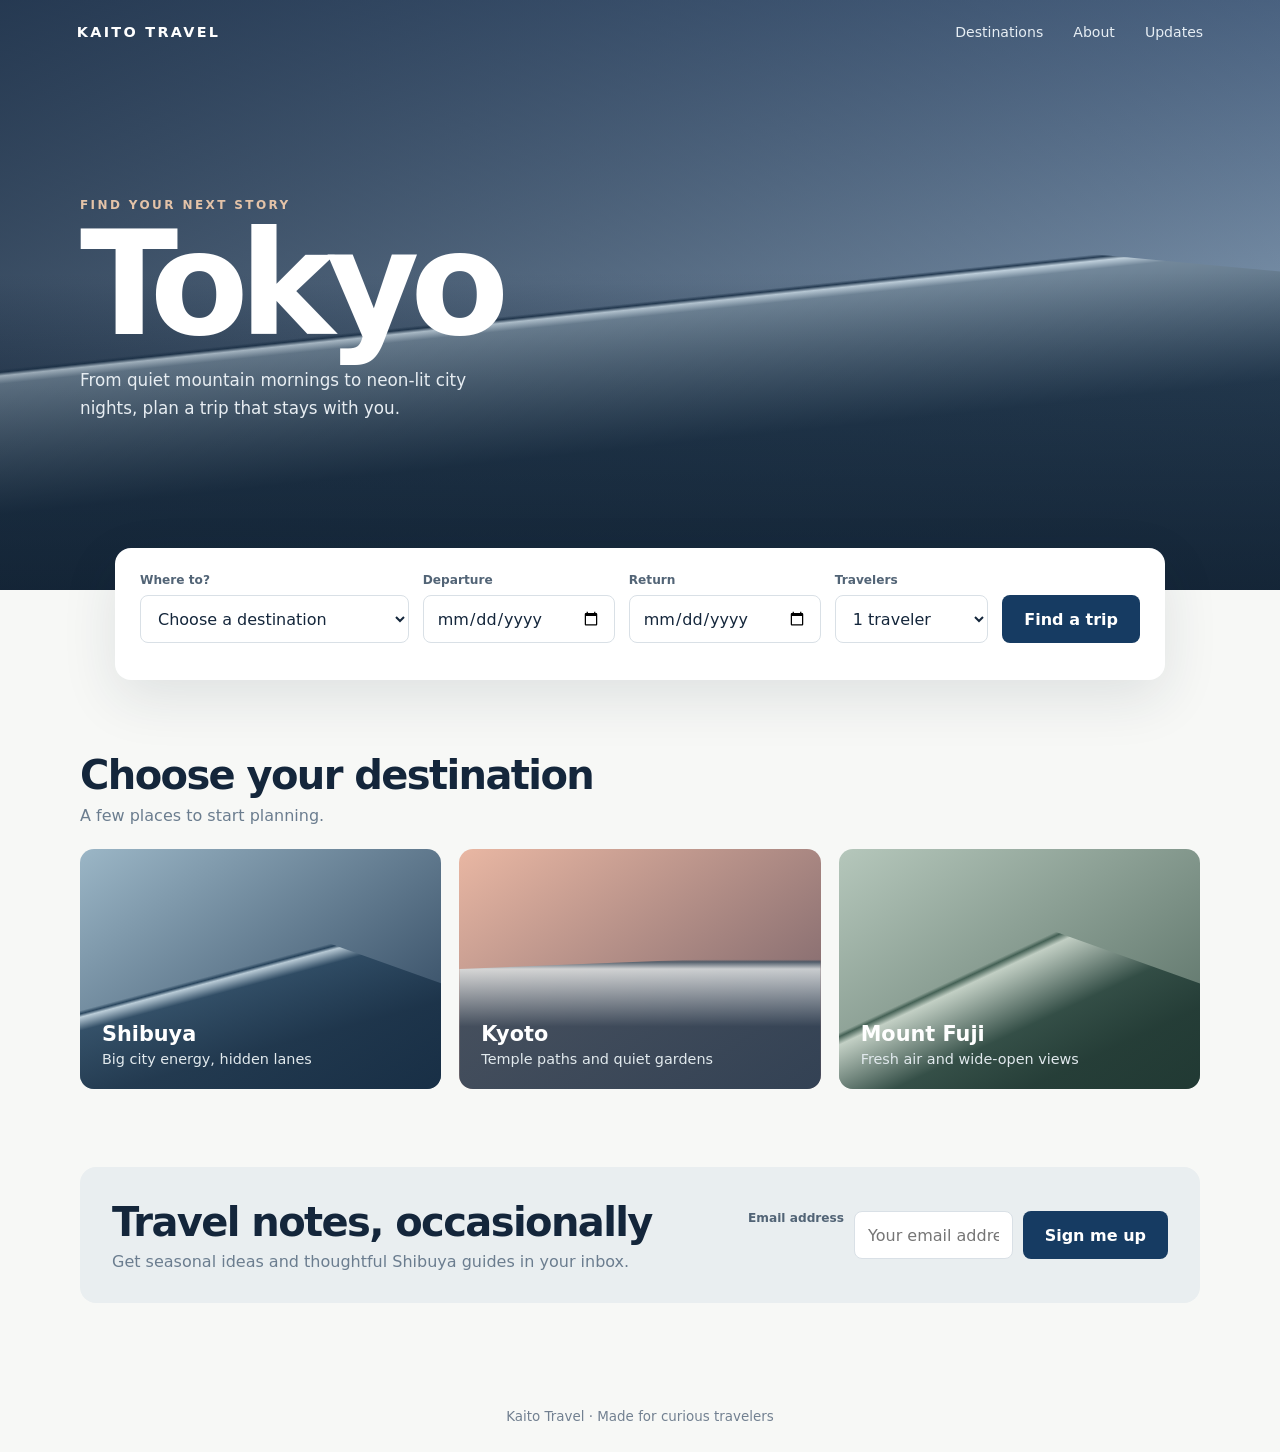
<file: index.html>
<!doctype html>
<html lang="en">
<head>
  <meta charset="utf-8">
  <meta name="viewport" content="width=device-width, initial-scale=1">
  <meta name="description" content="Plan a memorable trip to Tokyo with Kaito Travel.">
  <link rel="stylesheet" href="style.css">
  <title>Kaito Travel — Find your Tokyo</title>

    
  
</head>
<body>
  <header class="topbar">
    <a class="brand" href="#home" aria-label="Kaito Travel home">KAITO TRAVEL</a>
    <nav aria-label="Main navigation"><a href="#destinations">Destinations</a><a href="#about">About</a><a href="#newsletter">Updates</a></nav>
  </header>

  <main>
    <section class="hero" id="home" aria-labelledby="hero-title">
      <div class="hero-inner">
        <div class="eyebrow">Find your next story</div>
        <h1 id="hero-title">Tokyo</h1>
        <p class="hero-copy">From quiet mountain mornings to neon-lit city nights, plan a trip that stays with you.</p>
      </div>
    </section>

    <section class="search-card" aria-label="Trip search">
      <form id="trip-form">
        <div class="form-grid">
          <div><label for="destination">Where to?</label><select id="destination" name="destination" required><option value="">Choose a destination</option><option>Tokyo</option><option>Kyoto</option><option>Hokkaido</option><option>Mount Fuji</option></select></div>
          <div><label for="depart">Departure</label><input id="depart" name="depart" type="date" required></div>
          <div><label for="return">Return</label><input id="return" name="return" type="date" required></div>
          <div><label for="travelers">Travelers</label><select id="travelers" name="travelers"><option>1 traveler</option><option>2 travelers</option><option>3 travelers</option><option>4+ travelers</option></select></div>
          <button type="submit">Find a trip</button>
        </div>
        <p class="notice" id="trip-message" role="status" aria-live="polite"></p>
      </form>
    </section>

    <section class="section" id="destinations">
      <div class="section-heading"><div><h2>Choose your destination</h2><p>A few places to start planning.</p></div></div>
      <div class="cards">
        <article class="card"><h3>Shibuya</h3><p>Big city energy, hidden lanes</p></article>
        <article class="card"><h3>Kyoto</h3><p>Temple paths and quiet gardens</p></article>
        <article class="card"><h3>Mount Fuji</h3><p>Fresh air and wide-open views</p></article>
      </div>
    </section>

    <section class="section newsletter" id="newsletter">
      <div><h2>Travel notes, occasionally</h2><p>Get seasonal ideas and thoughtful Shibuya guides in your inbox.</p></div>
      <form id="newsletter-form"><label class="sr-only" for="email">Email address</label><input id="email" name="email" type="email" placeholder="Your email address" required><button type="submit">Sign me up</button></form>
    </section>
  </main>
  <footer id="about">Kaito Travel · Made for curious travelers</footer>
  <script>
    const tripForm = document.querySelector('#trip-form');
    const tripMessage = document.querySelector('#trip-message');
    tripForm.addEventListener('submit', (event) => {
      event.preventDefault();
      const data = new FormData(tripForm);
      const place = data.get('destination');
      tripMessage.textContent = `Your ${place} trip search is ready. Adjust the dates or destination to explore more.`;
    });
    document.querySelector('#newsletter-form').addEventListener('submit', (event) => {
      event.preventDefault();
      const email = document.querySelector('#email');
      email.value = '';
      email.placeholder = 'You’re on the list — thank you!';
    });
    const depart = document.querySelector('#depart');
    const returning = document.querySelector('#return');
    depart.addEventListener('change', () => { returning.min = depart.value; });
  </script>
</body>
</html>
</file>
<file: style.css>
:root { --ink:#14263b; --muted:#6b7d8f; --blue:#163b62; --sky:#d9e8f3; --accent:#f0a36b; --paper:#f7f8f6; }
    * { box-sizing:border-box; }
    body 
    { margin:0; font-family:Inter, ui-sans-serif, system-ui, -apple-system, "Segoe UI", sans-serif; color:var(--ink); background:var(--paper); }
    a 
    { color:inherit; text-decoration:none; }
    .topbar
     { position:absolute; z-index:2; top:0; left:0; right:0; display:flex; align-items:center; justify-content:space-between; padding:24px clamp(22px,6vw,88px); color:white; }
    .brand
     { font-weight:800; letter-spacing:.16em; font-size:.9rem; }
    nav
     { display:flex; gap:30px; font-size:.88rem; color:#e7eef4; }
    .hero
     { min-height:590px; position:relative; overflow:hidden; display:grid; align-items:center; color:white; background:linear-gradient(110deg,rgba(13,31,53,.72),rgba(16,43,75,.25)),linear-gradient(180deg,#657d9c 0%,#9cb2c8 48%,#233b55 100%); }
    .hero::before
     { content:""; position:absolute; inset:0; opacity:.9; background:linear-gradient(174deg,transparent 51%,#20364d 51.4%,#c6d6e1 51.9%,#73889a 53%,#21384e 71%); clip-path:polygon(0 49%,16% 42%,31% 34%,43% 27%,50% 23%,57% 27%,70% 36%,85% 43%,100% 46%,100% 100%,0 100%); }
    .hero::after
     { content:""; position:absolute; inset:0; background:linear-gradient(0deg,rgba(8,19,32,.5),transparent 54%); }
    .hero-inner
     { z-index:1; width:min(1120px,88%); margin:60px auto 0; }
    .eyebrow
     { text-transform:uppercase; letter-spacing:.2em; font-size:.75rem; font-weight:700; color:#e4c3a8; }
    h1
     { margin:8px 0 10px; font-size:clamp(3.5rem,12vw,9rem); line-height:.9; letter-spacing:-.065em; }
    .hero-copy
     { margin:18px 0 30px; max-width:440px; color:#e7edf2; font-size:1.05rem; line-height:1.65; }
    .search-card
     { position:relative; z-index:2; width:min(1050px,90%); margin:-42px auto 72px; padding:25px; background:white; border-radius:16px; box-shadow:0 18px 55px #172c431c; }
    .form-grid
     { display:grid; grid-template-columns:1.4fr 1fr 1fr .8fr auto; gap:14px; align-items:end; }
    label
     { display:block; margin-bottom:8px; color:#526476; font-size:.76rem; font-weight:700; }
    input, select
     { width:100%; min-height:48px; padding:0 13px; border:1px solid #d9e0e6; border-radius:8px; background:white; color:var(--ink); font:inherit; }
    input:focus, select:focus
     { outline:3px solid #f0a36b55; border-color:var(--accent); }
    button 
    { min-height:48px; border:0; border-radius:8px; padding:0 22px; background:var(--blue); color:white; font:inherit; font-weight:750; cursor:pointer; }
   
    button:hover
     { background:#0f2c4a; }
   
     .section
     { width:min(1120px,88%); margin:0 auto 78px; }
   
     .section-heading { display:flex; align-items:end; justify-content:space-between; gap:20px; margin-bottom:24px; }
    h2 { margin:0; font-size:clamp(1.7rem,4vw,2.5rem); letter-spacing:-.04em; }
    .section-heading p { margin:8px 0 0; color:var(--muted); }
    .cards { display:grid; grid-template-columns:repeat(3,1fr); gap:18px; }
    .card { min-height:240px; padding:22px; border-radius:14px; display:flex; flex-direction:column; justify-content:end; color:white; overflow:hidden; position:relative; background:linear-gradient(145deg,#9bb6c6,#263d56); }
    .card::before { content:""; position:absolute; inset:0; opacity:.78; background:linear-gradient(165deg,transparent 48%,#17344d 49%,#d0e0e9 50%,#24415a 54%,#142b41 74%); clip-path:polygon(0 57%,23% 46%,47% 26%,59% 34%,100% 56%,100% 100%,0 100%); }
    .card:nth-child(2) { background:linear-gradient(145deg,#e9b7a3,#6c5962); }
    .card:nth-child(2)::before { background:linear-gradient(180deg,transparent 46%,#3c5364 47%,#d9e5e8 50%,#233b50 74%); clip-path:polygon(0 50%,100% 44%,100% 100%,0 100%); }
    .card:nth-child(3) { background:linear-gradient(145deg,#b5c7bb,#52695f); }
    .card:nth-child(3)::before { background:linear-gradient(155deg,transparent 45%,#315044 46%,#d2ddd2 48%,#213d36 65%,#132c27 80%); }
    .card h3,.card p { z-index:1; margin:0; }
    .card h3 { font-size:1.3rem; }
    .card p { margin-top:5px; color:#e1e9ed; font-size:.9rem; }
    .newsletter { display:flex; align-items:center; justify-content:space-between; gap:28px; padding:32px; border-radius:16px; background:#e9eef0; }
    .newsletter p { margin:7px 0 0; color:var(--muted); }
    .newsletter form { display:flex; gap:10px; width:min(420px,100%); }
    .newsletter input { flex:1; }
    footer { padding:28px 6vw; color:#728091; text-align:center; font-size:.84rem; }
    .notice { margin:12px 2px 0; color:#1b6548; font-size:.9rem; }
    @media(max-width:800px) { .form-grid { grid-template-columns:repeat(2,1fr); } .form-grid button { grid-column:span 2; } .cards { grid-template-columns:1fr; } .card { min-height:190px; } }
    @media(max-width:560px) { nav { gap:14px; font-size:.78rem; } .topbar { padding:20px; } .hero { min-height:530px; } .search-card { margin-top:-28px; padding:18px; } .form-grid { grid-template-columns:1fr; } .form-grid button { grid-column:auto; } .newsletter { align-items:stretch; flex-direction:column; padding:24px; } .newsletter form { flex-direction:column; } }
</file>
